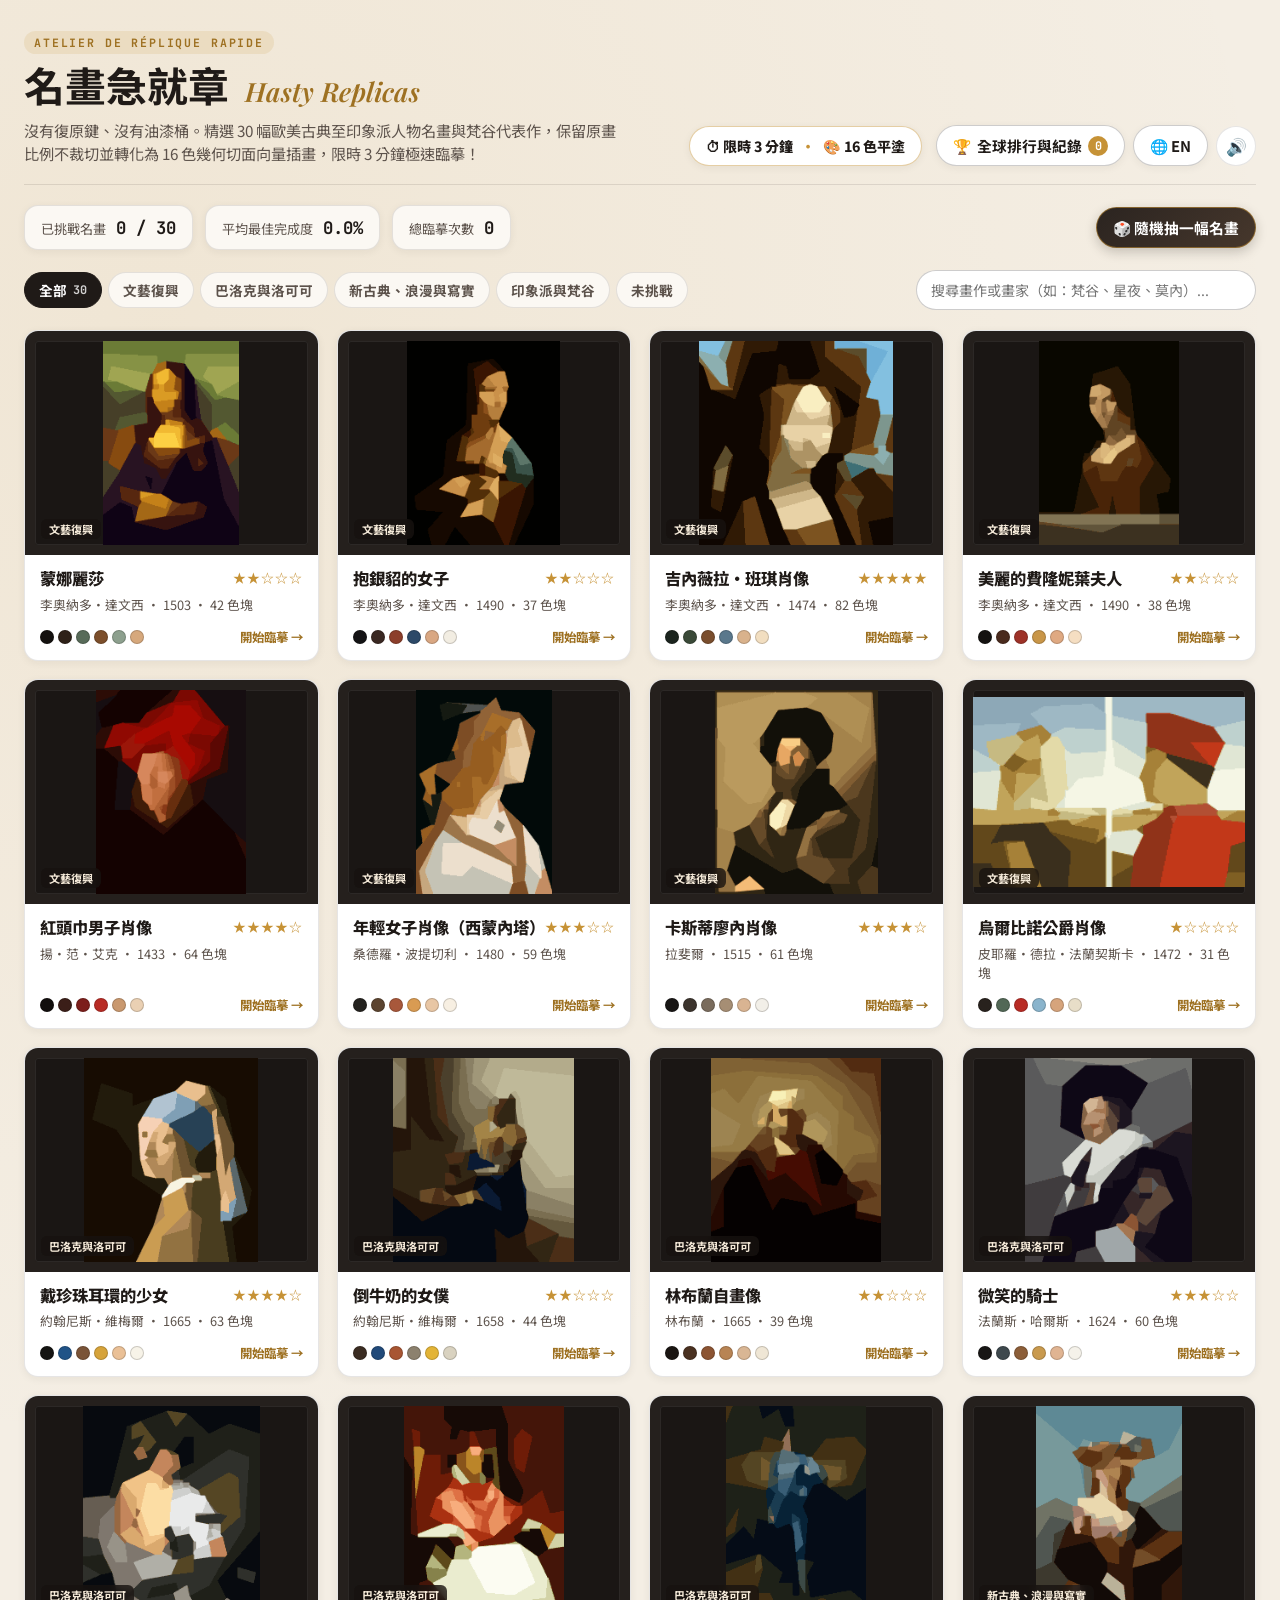
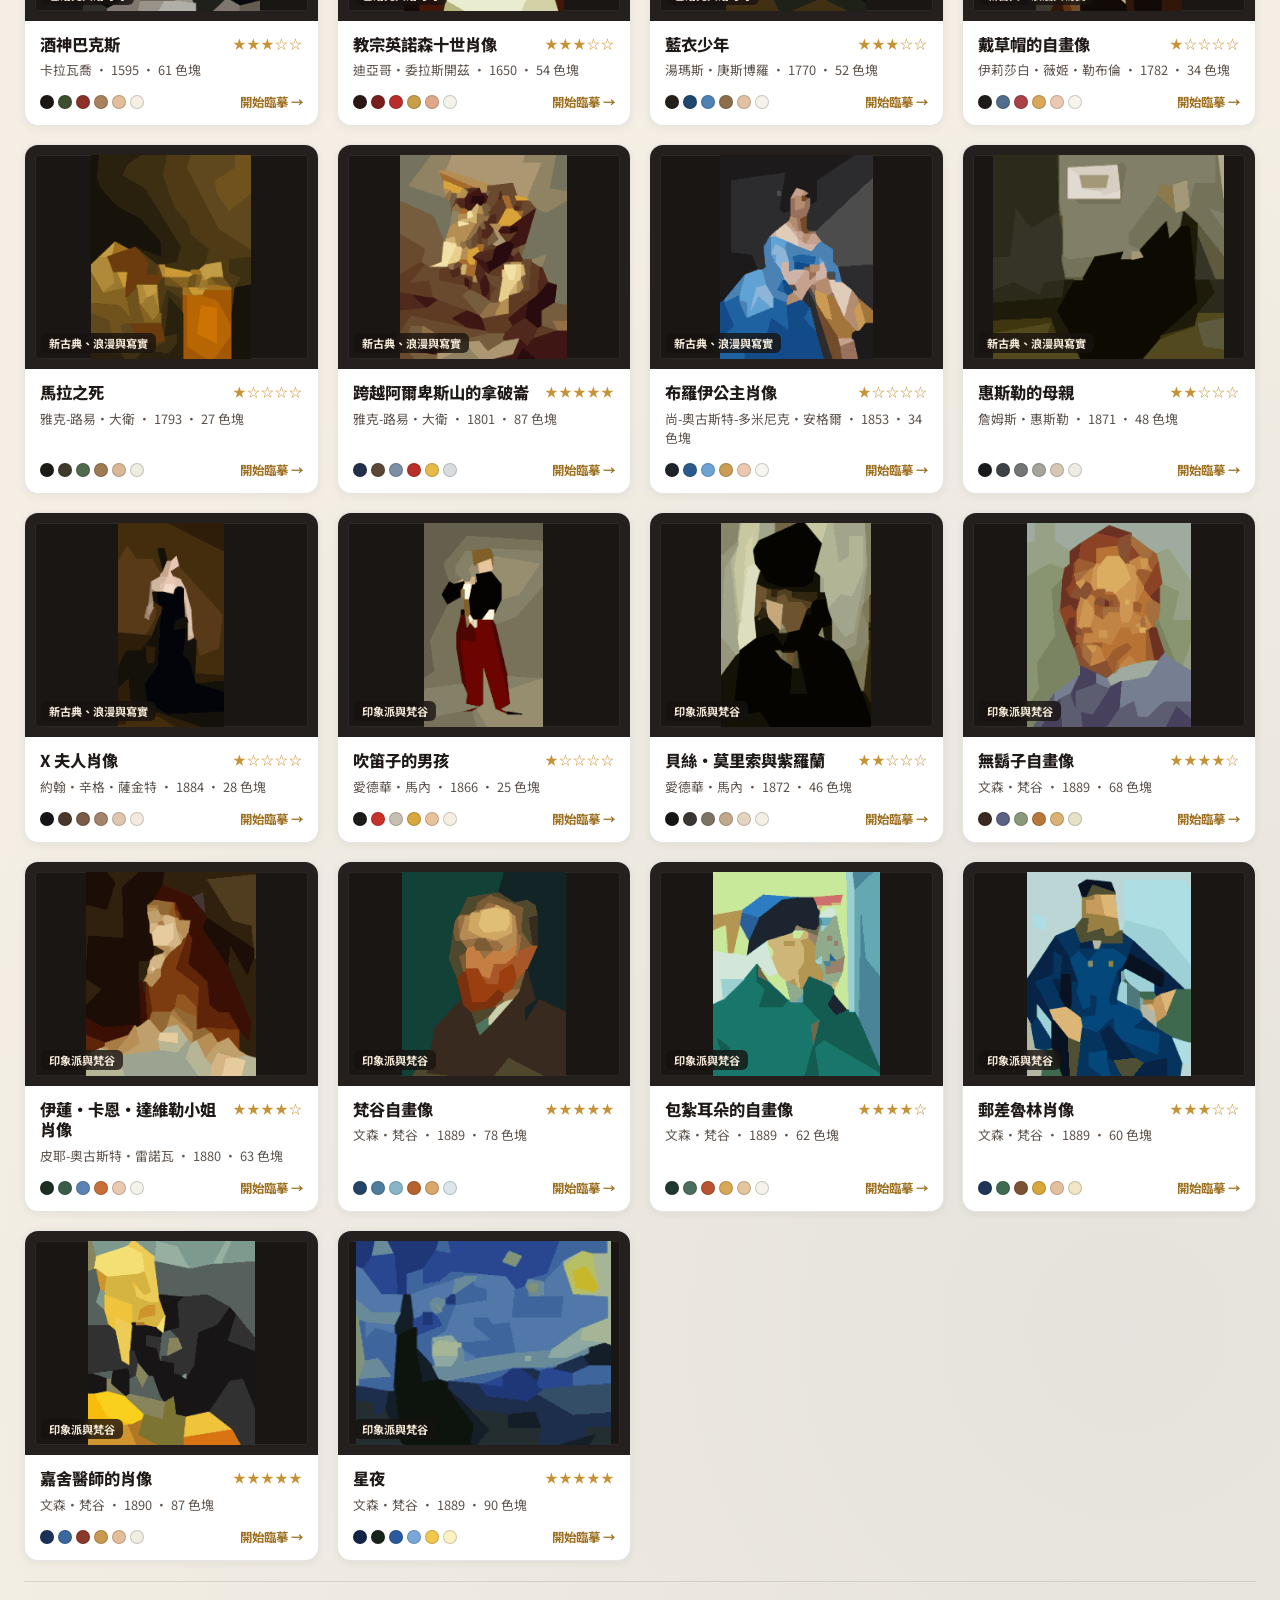
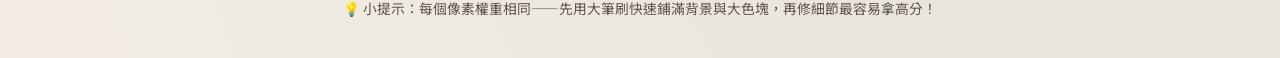
<file: index.html>
<!DOCTYPE html>
<html lang="zh-Hant">
<head>
  <meta charset="UTF-8" />
  <meta name="viewport" content="width=device-width, initial-scale=1.0, maximum-scale=1.0, user-scalable=no, viewport-fit=cover" />
  <meta name="description" content="名畫急就章 · Hasty Replicas — 精選 30 幅歐美古典至印象派人物名畫與梵谷代表作，16 色幾何切面向量插畫，限時 3 分鐘極速臨摹挑戰！" />
  <meta name="theme-color" content="#1F1A17" />
  <meta property="og:type" content="website" />
  <meta property="og:title" content="名畫急就章 · Hasty Replicas" />
  <meta property="og:description" content="沒有復原鍵、沒有油漆桶。精選 30 幅歐美古典至印象派人物名畫與梵谷代表作，16 色幾何切面向量插畫，限時 3 分鐘極速臨摹！" />
  <meta property="og:image" content="https://knstbp.github.io/Hasty-Replicas/assets/icon-512.png" />
  <meta property="og:url" content="https://knstbp.github.io/Hasty-Replicas/" />
  <meta name="twitter:card" content="summary" />
  <title>名畫急就章 · Hasty Replicas</title>
  <link rel="preconnect" href="https://fonts.googleapis.com">
  <link rel="preconnect" href="https://fonts.gstatic.com" crossorigin>
  <link href="https://fonts.googleapis.com/css2?family=JetBrains+Mono:wght@500;700&family=Noto+Sans+TC:wght@400;500;700;900&family=Playfair+Display:ital,wght@0,600;0,800;1,600&display=swap" rel="stylesheet">
  <link rel="icon" type="image/x-icon" href="assets/app.ico" />
  <link rel="apple-touch-icon" href="assets/icon-192.png" />
  <link rel="manifest" href="manifest.json" />
  <link rel="stylesheet" href="styles.css" />
</head>
<body>
  <div id="app" class="app-shell">
    <!-- ==================== GALLERY / HOME SCREEN ==================== -->
    <section id="screen-gallery" class="screen active" aria-label="名畫畫廊">
      <header class="gallery-header">
        <div class="brand-block">
          <div class="brand-badge">ATELIER DE RÉPLIQUE RAPIDE</div>
          <h1 class="brand-title">名畫急就章 <span class="brand-sub">Hasty Replicas</span></h1>
          <p class="brand-desc">
            沒有復原鍵、沒有油漆桶。精選 30 幅歐美古典至印象派人物名畫與梵谷代表作，保留原畫比例不裁切並轉化為 16 色幾何切面向量插畫，限時 3 分鐘極速臨摹！
          </p>
        </div>

        <div class="header-controls">
          <div class="fixed-mode-badge" aria-label="遊戲規則">
            <span>⏱ 限時 3 分鐘</span>
            <span class="dot-sep">·</span>
            <span>🎨 16 色平塗</span>
          </div>

          <div class="header-actions">
            <button id="btn-open-records" class="btn btn-secondary">
              <span class="btn-icon">🏆</span>
              <span id="lbl-open-records">全球排行與紀錄</span>
              <span id="records-count-badge" class="count-badge">0</span>
            </button>
            <button id="btn-toggle-lang-home" class="btn btn-secondary btn-lang" title="切換語言 / Switch Language">
              🌐 EN
            </button>
            <button id="btn-toggle-sound-home" class="btn btn-icon-only" title="切換音效" aria-label="切換音效">
              🔊
            </button>
          </div>
        </div>
      </header>

      <div class="stats-ribbon" id="gallery-stats-ribbon">
        <div class="stat-chip">
          <span class="stat-label">已挑戰名畫</span>
          <strong class="stat-value" id="stat-masterpieces">0 / 30</strong>
        </div>
        <div class="stat-chip">
          <span class="stat-label">平均最佳完成度</span>
          <strong class="stat-value" id="stat-avg-best">0.0%</strong>
        </div>
        <div class="stat-chip">
          <span class="stat-label">總臨摹次數</span>
          <strong class="stat-value" id="stat-total-plays">0</strong>
        </div>
        <button id="btn-random-painting" class="btn btn-primary btn-random">
          🎲 隨機抽一幅名畫
        </button>
      </div>

      <div class="gallery-toolbar">
        <div class="category-tabs" id="category-tabs" role="tablist" aria-label="名畫分類">
          <button class="cat-tab active" data-cat="all">全部 <span class="cat-count" id="cat-count-all">30</span></button>
          <button class="cat-tab" data-cat="renaissance">文藝復興</button>
          <button class="cat-tab" data-cat="baroque">巴洛克與洛可可</button>
          <button class="cat-tab" data-cat="romanticism">新古典、浪漫與寫實</button>
          <button class="cat-tab" data-cat="impressionism">印象派與梵谷</button>
          <button class="cat-tab" data-cat="unplayed">未挑戰</button>
        </div>

        <div class="gallery-search-wrap">
          <input type="search" id="gallery-search" class="gallery-search-input" placeholder="搜尋畫作或畫家（如：梵谷、星夜、莫內）..." aria-label="搜尋名畫" />
        </div>
      </div>

      <main class="gallery-grid" id="gallery-grid" aria-label="名畫列表">
        <!-- Dynamically populated by js/game.js -->
      </main>

      <footer class="gallery-footer">
        <span>💡 小提示：每個像素權重相同——先用大筆刷快速鋪滿背景與大色塊，再修細節最容易拿高分！</span>
      </footer>
    </section>

    <!-- ==================== PLAY / STUDIO SCREEN ==================== -->
    <section id="screen-play" class="screen" aria-label="臨摹畫室">
      <!-- Top HUD -->
      <header class="play-hud">
        <div class="hud-left">
          <button id="btn-back-gallery" class="btn btn-ghost btn-sm" title="返回畫廊">
            ← 畫廊
          </button>
          <div class="hud-title-wrap">
            <div class="hud-title-row">
              <h2 id="play-painting-title" class="hud-title">星夜</h2>
              <span id="play-color-badge" class="diff-badge diff-medium">16 色</span>
            </div>
            <span id="play-painting-artist" class="hud-subtitle">文森·梵谷</span>
          </div>
        </div>

        <div class="hud-center">
          <div class="timer-box" id="timer-box">
            <span class="timer-icon">⏱</span>
            <span id="timer-display" class="timer-value">03:00</span>
          </div>

          <div class="accuracy-box" title="即時像素吻合度">
            <div class="accuracy-header">
              <span class="accuracy-label">完成度</span>
              <span id="live-accuracy-value" class="accuracy-value">0.0%</span>
              <span id="live-rank-badge" class="rank-pill rank-F">F</span>
            </div>
            <div class="accuracy-bar-track">
              <div id="live-accuracy-fill" class="accuracy-bar-fill" style="width: 0%"></div>
            </div>
          </div>
        </div>

        <div class="hud-right">
          <button id="btn-grid-toggle" class="btn btn-ghost btn-sm" title="切換九宮格輔助線 (G)">
            ⊞ <span class="hide-mobile" id="lbl-grid-btn">格線</span>
          </button>
          <button id="btn-peek" class="btn btn-accent-outline btn-sm" title="透視疊加原畫 2.5 秒 (Space)">
            👁 <span class="hide-mobile" id="lbl-peek-btn">透視</span> <span id="peek-count" class="mini-badge">3</span>
          </button>
          <button id="btn-toggle-lang-play" class="btn btn-ghost btn-sm" title="切換語言 / Switch Language">
            🌐 EN
          </button>
          <button id="btn-toggle-sound-play" class="btn btn-icon-only btn-sm" title="切換音效">
            🔊
          </button>
          <button id="btn-submit-early" class="btn btn-primary btn-sm">
            交畫 ✓
          </button>
        </div>
      </header>

      <!-- Main Studio Workspace -->
      <main class="studio-workspace" id="studio-workspace">
        <!-- Reference Panel -->
        <div class="canvas-panel reference-panel" id="reference-panel">
          <div class="panel-label-bar">
            <span class="panel-tag">原畫參考 <small class="no-undo-hint">（💧 點擊畫面可吸取顏色）</small></span>
            <div class="panel-label-actions">
              <button id="btn-view-original" class="btn-tiny btn-view-orig" title="查看博物館高清原圖">
                🖼 查看原畫
              </button>
              <button id="btn-toggle-ref-size" class="btn-tiny show-mobile-only" title="縮放參考圖">
                展開 / 縮小
              </button>
            </div>
          </div>
          <div class="easel-frame reference-frame" id="reference-frame" title="點擊原畫任意位置吸取該處顏色">
            <canvas id="ref-canvas" width="480" height="360"></canvas>
            <div class="grid-overlay" id="ref-grid-overlay"></div>
            <div id="ref-brush-cursor" class="brush-cursor ref-brush-cursor" aria-hidden="true"></div>
            <div id="eyedrop-pip" class="eyedrop-pip" aria-hidden="true"></div>
          </div>
          <aside class="ref-plaque" id="ref-plaque" aria-label="名畫簡介">
            <div class="ref-plaque-head">
              <strong id="ref-plaque-title" class="ref-plaque-title">星夜</strong>
              <span id="ref-plaque-meta" class="ref-plaque-meta">文森·梵谷 · 1889</span>
            </div>
            <p id="ref-plaque-desc" class="ref-plaque-desc"></p>
          </aside>
        </div>

        <!-- Player Canvas Panel -->
        <div class="canvas-panel player-panel">
          <div class="panel-label-bar">
            <span class="panel-tag player-tag">你的畫布 <small class="no-undo-hint">（無復原鍵 · 直接覆蓋重畫）</small></span>
            <span id="stroke-delta" class="stroke-delta" aria-live="polite"></span>
          </div>
          <div class="easel-frame player-frame" id="player-frame">
            <canvas id="draw-canvas" width="480" height="360"></canvas>
            <canvas id="peek-canvas" width="480" height="360" class="peek-overlay"></canvas>
            <div class="grid-overlay" id="draw-grid-overlay"></div>
            <div id="brush-cursor" class="brush-cursor"></div>

            <!-- Ready Overlay before first stroke or countdown -->
            <div id="ready-overlay" class="ready-overlay">
              <div class="ready-card">
                <div class="ready-eyebrow">準備臨摹</div>
                <h3 id="ready-title">星夜</h3>
                <p id="ready-meta">文森·梵谷 · 16 色向量插畫 · 限時 3 分鐘</p>
                <div class="ready-rules">
                  <span>🚫 無復原鍵</span>
                  <span>🚫 無油漆桶</span>
                  <span>💧 點擊原畫吸色</span>
                  <span>👁 3 次透視機會</span>
                </div>
                <button id="btn-start-round" class="btn btn-primary btn-lg">
                  拿起畫筆開始！
                </button>
              </div>
            </div>
          </div>
        </div>
      </main>

      <!-- Bottom Tool Dock -->
      <footer class="tool-dock" aria-label="調色盤與筆刷工具">
        <div class="dock-section palette-section">
          <span class="dock-label hide-mobile" id="dock-palette-label">調色盤 <small>(1-0)</small></span>
          <div id="palette-container" class="palette-swatches">
            <!-- Dynamically populated -->
          </div>
        </div>

        <div class="dock-divider"></div>

        <div class="dock-section brush-section">
          <span class="dock-label hide-mobile">筆刷大小 <small>(Q/W/E/R)</small></span>
          <div id="brush-sizes" class="brush-size-group">
            <button class="brush-btn" data-size="8" title="極細筆刷 (Q)">
              <span class="brush-dot" style="width: 7px; height: 7px;"></span>
              <span class="brush-label">細</span>
            </button>
            <button class="brush-btn" data-size="18" title="小筆刷 (W)">
              <span class="brush-dot" style="width: 12px; height: 12px;"></span>
              <span class="brush-label">小</span>
            </button>
            <button class="brush-btn active" data-size="36" title="中筆刷 (E)">
              <span class="brush-dot" style="width: 18px; height: 18px;"></span>
              <span class="brush-label">中</span>
            </button>
            <button class="brush-btn" data-size="68" title="大筆刷 (R)">
              <span class="brush-dot" style="width: 24px; height: 24px;"></span>
              <span class="brush-label">大</span>
            </button>
          </div>
        </div>
      </footer>
    </section>

    <!-- ==================== RESULT / COMPARISON SCREEN ==================== -->
    <section id="screen-result" class="screen" aria-label="完成度對比與評分">
      <div class="result-container">
        <header class="result-header">
          <div class="result-title-group">
            <span class="result-eyebrow">畫作鑑定報告</span>
            <h2 id="result-painting-title">星夜</h2>
            <p id="result-critic-quote" class="critic-quote">「令人驚嘆的筆觸，拍賣行差點信以為真！」</p>
          </div>

          <div class="result-score-card">
            <div id="result-rank-stamp" class="rank-stamp rank-S">S</div>
            <div class="result-score-numbers">
              <div class="score-main">
                <span id="result-accuracy">86.4</span><span class="score-percent">%</span>
              </div>
              <div class="score-meta">
                <span id="result-new-best" class="new-best-tag hidden">★ 新紀錄！</span>
                <span id="result-time-used">用時 01:12 / 01:30</span>
              </div>
            </div>
          </div>
        </header>

        <!-- Comparison Mode Tabs -->
        <div class="compare-toolbar">
          <div class="pill-group" id="compare-mode-group">
            <button class="pill-btn active" data-mode="side">並列對比</button>
            <button class="pill-btn" data-mode="slider">拉桿對比</button>
            <button class="pill-btn" data-mode="diff">誤差熱圖</button>
            <button class="pill-btn" data-mode="overlay">原畫疊加</button>
          </div>

          <div id="diff-options" class="diff-options hidden">
            <label class="checkbox-pill">
              <input type="checkbox" id="chk-hide-missed" />
              <span>隱藏失誤像素</span>
            </label>
          </div>
        </div>

        <!-- Comparison Stage -->
        <div class="compare-stage" id="compare-stage">
          <!-- Mode 1: Side by Side -->
          <div class="compare-view active" id="view-side">
            <div class="compare-card">
              <div class="compare-card-label">原作真跡</div>
              <div class="easel-frame">
                <canvas id="res-orig-canvas" width="480" height="360"></canvas>
              </div>
            </div>
            <div class="compare-card">
              <div class="compare-card-label">你的臨摹作品</div>
              <div class="easel-frame">
                <canvas id="res-user-canvas" width="480" height="360"></canvas>
              </div>
            </div>
          </div>

          <!-- Mode 2: Interactive Slider -->
          <div class="compare-view" id="view-slider">
            <div class="slider-wrapper easel-frame" id="compare-slider-wrapper">
              <canvas id="res-slider-user" width="480" height="360"></canvas>
              <div class="slider-clip" id="slider-clip" style="width: 50%;">
                <canvas id="res-slider-orig" width="480" height="360"></canvas>
              </div>
              <div class="slider-handle" id="slider-handle" style="left: 50%;">
                <div class="slider-knob">⇄</div>
              </div>
              <span class="slider-tag tag-left">原作</span>
              <span class="slider-tag tag-right">你的作品</span>
              <input type="range" id="compare-slider-input" class="slider-range-input" min="0" max="100" value="50" aria-label="對比滑桿" />
            </div>
          </div>

          <!-- Mode 3: Diff Heatmap -->
          <div class="compare-view" id="view-diff">
            <div class="single-compare-wrap">
              <div class="easel-frame">
                <canvas id="res-diff-canvas" width="480" height="360"></canvas>
              </div>
              <div class="diff-legend">
                <span><i class="legend-dot dot-ok"></i> 色彩吻合</span>
                <span><i class="legend-dot dot-miss"></i> 失誤 / 漏畫區域</span>
              </div>
            </div>
          </div>

          <!-- Mode 4: Overlay -->
          <div class="compare-view" id="view-overlay">
            <div class="single-compare-wrap">
              <div class="easel-frame overlay-stack">
                <canvas id="res-ov-user" width="480" height="360"></canvas>
                <canvas id="res-ov-orig" width="480" height="360" class="overlay-top-canvas" style="opacity: 0.45;"></canvas>
              </div>
              <div class="overlay-opacity-control">
                <span>你的作品</span>
                <input type="range" id="overlay-opacity-slider" min="0" max="100" value="45" />
                <span>原作真跡</span>
              </div>
            </div>
          </div>
        </div>

        <!-- Per-Color Accuracy Breakdown -->
        <div class="breakdown-panel">
          <h3 class="breakdown-title">各色塊完成度分析</h3>
          <div id="color-breakdown-list" class="color-breakdown-grid">
            <!-- Dynamically populated -->
          </div>
        </div>

        <!-- Global Leaderboard Submission Box -->
        <div class="leaderboard-submit-card" id="result-leaderboard-card">
          <div class="lb-submit-header">
            <div>
              <h3 class="lb-submit-title">🌍 登錄全球排行榜</h3>
              <p class="lb-submit-desc">輸入畫家署名即可將本次臨摹成績登錄至全球排行榜</p>
            </div>
            <button id="btn-result-open-leaderboard" class="btn btn-secondary btn-sm">
              🏆 查看完整排行榜
            </button>
          </div>
          <div class="lb-submit-form">
            <input
              type="text"
              id="player-name-input"
              class="lb-name-input"
              maxlength="24"
              placeholder="輸入畫家署名（例如：阿爾勒畫徒）..."
              aria-label="畫家署名"
            />
            <button id="btn-submit-leaderboard" class="btn btn-primary">
              🏆 登錄成績
            </button>
          </div>
          <div id="leaderboard-submit-status" class="lb-submit-status" aria-live="polite"></div>
        </div>

        <!-- Result Actions -->
        <footer class="result-actions">
          <button id="btn-retry-painting" class="btn btn-primary btn-lg">
            ↻ 再挑戰一次
          </button>
          <button id="btn-next-painting" class="btn btn-secondary btn-lg">
            下一幅名畫 →
          </button>
          <button id="btn-result-view-original" class="btn btn-secondary">
            🖼 查看原畫
          </button>
          <button id="btn-download-postcard" class="btn btn-accent-outline">
            ⬇ 下載對比明信片
          </button>
          <button id="btn-result-gallery" class="btn btn-ghost">
            回到畫廊
          </button>
        </footer>
      </div>
    </section>

    <!-- ==================== RECORDS & GLOBAL LEADERBOARD MODAL ==================== -->
    <div id="modal-records" class="modal-backdrop hidden" role="dialog" aria-modal="true" aria-labelledby="records-modal-title">
      <div class="modal-card modal-leaderboard-card">
        <header class="modal-header">
          <h2 id="records-modal-title">🏆 全球排行榜與個人紀錄</h2>
          <button id="btn-close-records" class="btn btn-icon-only btn-sm" aria-label="關閉">✕</button>
        </header>

        <div class="modal-tabs">
          <button class="modal-tab active" data-tab="global">🌍 全球排行榜</button>
          <button class="modal-tab" data-tab="best">各名畫個人最佳</button>
          <button class="modal-tab" data-tab="history">本機挑戰歷史</button>
        </div>

        <div class="modal-body">
          <!-- Tab 1: Global Leaderboard -->
          <div id="records-tab-global" class="records-list active">
            <div class="global-lb-toolbar">
              <div class="global-lb-filter-wrap">
                <label for="global-lb-filter" class="global-lb-label">篩選名畫：</label>
                <select id="global-lb-filter" class="global-lb-select">
                  <option value="all">🔥 全站總榜 Top 50</option>
                </select>
              </div>
              <div class="global-lb-actions">
                <button id="btn-refresh-global-lb" class="btn btn-ghost btn-sm" title="重新讀取最新排行榜">
                  🔄 重新整理
                </button>
              </div>
            </div>

            <div id="global-lb-status" class="global-lb-status">正在載入全球排行榜…</div>
            <div id="global-lb-list" class="global-lb-list"></div>
          </div>

          <!-- Tab 2: Personal Best -->
          <div id="records-tab-best" class="records-list"></div>

          <!-- Tab 3: Personal History -->
          <div id="records-tab-history" class="records-list"></div>
        </div>

        <footer class="modal-footer">
          <button id="btn-clear-records" class="btn btn-danger-ghost btn-sm">清除本機紀錄</button>
          <button id="btn-close-records-bottom" class="btn btn-secondary btn-sm">關閉</button>
        </footer>
      </div>
    </div>

    <!-- ==================== VIEW ORIGINAL MASTERPIECE MODAL ==================== -->
    <div id="modal-original" class="modal-backdrop hidden" role="dialog" aria-modal="true" aria-labelledby="orig-modal-title">
      <div class="modal-card modal-original-card">
        <header class="modal-header">
          <div>
            <h2 id="orig-modal-title">名畫原圖</h2>
            <div id="orig-modal-subtitle" class="orig-modal-subtitle">畫家 · 年份</div>
          </div>
          <button id="btn-close-original" class="btn btn-icon-only btn-sm" aria-label="關閉">✕</button>
        </header>

        <div class="modal-body orig-modal-body">
          <div class="orig-image-frame">
            <img id="orig-modal-img" class="orig-modal-img" alt="名畫原圖" />
          </div>
          <p id="orig-modal-desc" class="orig-modal-desc"></p>
        </div>

        <footer class="modal-footer">
          <span class="orig-modal-note">公有領域名畫典藏原圖（非分色版本）</span>
          <button id="btn-close-original-bottom" class="btn btn-primary btn-sm">回到畫室</button>
        </footer>
      </div>
    </div>
  </div>

  <script src="js/audio.js"></script>
  <script src="js/paintings-assets.js"></script>
  <script src="js/paintings-core.js"></script>
  <script src="js/paintings-part1.js"></script>
  <script src="js/paintings-part2.js"></script>
  <script src="js/paintings-intros.js"></script>
  <script src="js/leaderboard.js"></script>
  <script src="js/game.js"></script>
</body>
</html>
</file>
<file: styles.css>
/* ==========================================================================
   Sloppy Forgeries Web — Museum Forger's Studio Theme
   Responsive for Desktop, Tablet, and Mobile
   ========================================================================== */

:root {
  --bg-gallery: #f4eee4;
  --bg-surface: #fbf8f3;
  --bg-elevated: #ffffff;
  --bg-frame: #25201d;
  --bg-frame-inner: #3a322c;

  --ink-primary: #1f1a17;
  --ink-secondary: #5c524b;
  --ink-muted: #8a7f76;

  --accent-gold: #c69236;
  --accent-gold-dark: #9e7122;
  --accent-crimson: #c23b3b;
  --accent-emerald: #2a8556;
  --accent-navy: #244b7a;

  --border-soft: rgba(31, 26, 23, 0.11);
  --border-strong: rgba(31, 26, 23, 0.22);

  --shadow-sm: 0 2px 8px rgba(31, 26, 23, 0.06);
  --shadow-md: 0 8px 24px rgba(31, 26, 23, 0.1);
  --shadow-frame: 0 10px 28px rgba(24, 18, 14, 0.22), inset 0 0 0 2px rgba(198, 146, 54, 0.45);

  --radius-sm: 8px;
  --radius-md: 14px;
  --radius-lg: 20px;

  --font-display: 'Playfair Display', 'Noto Sans TC', Georgia, serif;
  --font-sans: 'Noto Sans TC', -apple-system, BlinkMacSystemFont, 'Segoe UI', sans-serif;
  --font-mono: 'JetBrains Mono', ui-monospace, SFMono-Regular, monospace;
}

*, *::before, *::after {
  box-sizing: border-box;
}

html, body {
  margin: 0;
  padding: 0;
  min-height: 100%;
  background: var(--bg-gallery);
  color: var(--ink-primary);
  font-family: var(--font-sans);
  -webkit-font-smoothing: antialiased;
  overscroll-behavior: none;
}

body {
  background-image:
    radial-gradient(circle at 12% 10%, rgba(198, 146, 54, 0.09), transparent 36%),
    radial-gradient(circle at 88% 90%, rgba(36, 75, 122, 0.07), transparent 40%);
}

button, input {
  font-family: inherit;
}

.hidden {
  display: none !important;
}

/* ==================== SCREEN MANAGEMENT ==================== */
.app-shell {
  min-height: 100dvh;
  width: 100%;
}

.screen {
  display: none;
  min-height: 100dvh;
}

.screen.active {
  display: flex;
  flex-direction: column;
}

/* ==================== BUTTONS & PILLS ==================== */
.btn {
  display: inline-flex;
  align-items: center;
  justify-content: center;
  gap: 6px;
  padding: 9px 16px;
  border-radius: 999px;
  border: 1.5px solid transparent;
  font-size: 0.92rem;
  font-weight: 700;
  cursor: pointer;
  transition: transform 0.12s ease, background-color 0.15s ease, box-shadow 0.15s ease, border-color 0.15s ease;
  user-select: none;
  -webkit-tap-highlight-color: transparent;
  white-space: nowrap;
}

.btn:active {
  transform: scale(0.96);
}

.btn-primary {
  background: var(--ink-primary);
  color: #fff;
  box-shadow: 0 4px 12px rgba(31, 26, 23, 0.22);
}

.btn-primary:hover {
  background: #352d28;
}

.btn-secondary {
  background: var(--bg-elevated);
  color: var(--ink-primary);
  border-color: var(--border-strong);
  box-shadow: var(--shadow-sm);
}

.btn-secondary:hover {
  border-color: var(--ink-primary);
  background: #fffdf9;
}

.btn-accent-outline {
  background: rgba(198, 146, 54, 0.12);
  color: var(--accent-gold-dark);
  border-color: rgba(198, 146, 54, 0.5);
}

.btn-accent-outline:hover:not(:disabled) {
  background: rgba(198, 146, 54, 0.22);
}

.btn-accent-outline:disabled {
  opacity: 0.45;
  cursor: not-allowed;
}

.btn-ghost {
  background: transparent;
  color: var(--ink-secondary);
  border-color: var(--border-soft);
}

.btn-ghost:hover {
  background: rgba(31, 26, 23, 0.06);
  color: var(--ink-primary);
}

.btn-ghost.active-toggle {
  background: var(--ink-primary);
  color: #fff;
  border-color: var(--ink-primary);
}

.btn-danger-ghost {
  background: transparent;
  color: var(--accent-crimson);
  border-color: rgba(194, 59, 59, 0.35);
}

.btn-danger-ghost:hover {
  background: rgba(194, 59, 59, 0.1);
}

.btn-icon-only {
  width: 40px;
  height: 40px;
  padding: 0;
  border-radius: 50%;
  background: var(--bg-elevated);
  border: 1.5px solid var(--border-soft);
  font-size: 1.05rem;
}

.btn-icon-only:hover {
  border-color: var(--border-strong);
}

.btn-sm {
  padding: 6px 12px;
  font-size: 0.84rem;
}

.btn-sm.btn-icon-only {
  width: 34px;
  height: 34px;
  padding: 0;
}

.btn-lg {
  padding: 12px 24px;
  font-size: 1rem;
}

.btn-tiny {
  padding: 3px 9px;
  font-size: 0.75rem;
  font-weight: 700;
  border-radius: 999px;
  border: 1px solid var(--border-strong);
  background: var(--bg-elevated);
  color: var(--ink-primary);
  cursor: pointer;
}

.count-badge, .mini-badge {
  display: inline-flex;
  align-items: center;
  justify-content: center;
  min-width: 20px;
  height: 20px;
  padding: 0 6px;
  border-radius: 999px;
  font-size: 0.74rem;
  font-family: var(--font-mono);
  font-weight: 700;
  background: var(--accent-gold);
  color: #fff;
}

.pill-group {
  display: inline-flex;
  background: rgba(31, 26, 23, 0.06);
  padding: 4px;
  border-radius: 999px;
  gap: 3px;
  flex-wrap: wrap;
}

.pill-btn {
  display: inline-flex;
  align-items: center;
  gap: 4px;
  padding: 6px 13px;
  border: none;
  border-radius: 999px;
  background: transparent;
  color: var(--ink-secondary);
  font-size: 0.85rem;
  font-weight: 700;
  cursor: pointer;
  transition: all 0.15s ease;
}

.pill-btn small {
  font-weight: 500;
  opacity: 0.75;
  font-size: 0.74rem;
}

.pill-btn.active {
  background: var(--bg-elevated);
  color: var(--ink-primary);
  box-shadow: 0 2px 6px rgba(31, 26, 23, 0.12);
}

/* ==================== RANK BADGES ==================== */
.rank-pill, .rank-stamp {
  display: inline-flex;
  align-items: center;
  justify-content: center;
  font-family: var(--font-display);
  font-weight: 800;
  border-radius: 8px;
}

.rank-pill {
  min-width: 26px;
  height: 22px;
  padding: 0 6px;
  font-size: 0.8rem;
}

.rank-Splus, .rank-S { background: #c69236; color: #fff; }
.rank-A { background: #2a8556; color: #fff; }
.rank-B { background: #2b6cb0; color: #fff; }
.rank-C { background: #9c6b30; color: #fff; }
.rank-D { background: #b85d3b; color: #fff; }
.rank-F { background: #7a7069; color: #fff; }

/* ==================== GALLERY SCREEN ==================== */
#screen-gallery {
  max-width: 1320px;
  width: 100%;
  margin: 0 auto;
  padding: 28px 24px 40px;
  gap: 20px;
}

.gallery-header {
  display: flex;
  flex-wrap: wrap;
  justify-content: space-between;
  align-items: flex-end;
  gap: 20px;
  padding-bottom: 18px;
  border-bottom: 1.5px solid var(--border-soft);
}

.brand-block {
  max-width: 600px;
}

.brand-badge {
  display: inline-block;
  font-family: var(--font-mono);
  font-size: 0.72rem;
  letter-spacing: 0.16em;
  color: var(--accent-gold-dark);
  background: rgba(198, 146, 54, 0.14);
  padding: 4px 10px;
  border-radius: 999px;
  font-weight: 700;
  margin-bottom: 8px;
}

.brand-title {
  margin: 0;
  font-family: var(--font-display);
  font-size: clamp(1.75rem, 3.2vw, 2.55rem);
  line-height: 1.15;
  color: var(--ink-primary);
}

.brand-sub {
  font-style: italic;
  font-weight: 600;
  color: var(--accent-gold-dark);
  font-size: 0.65em;
  margin-left: 6px;
}

.brand-desc {
  margin: 10px 0 0;
  color: var(--ink-secondary);
  font-size: 0.95rem;
  line-height: 1.55;
}

.header-controls {
  display: flex;
  flex-wrap: wrap;
  align-items: center;
  gap: 14px;
}

.fixed-mode-badge {
  display: inline-flex;
  align-items: center;
  gap: 8px;
  padding: 9px 16px;
  border-radius: 999px;
  background: var(--bg-elevated);
  border: 1.5px solid rgba(198, 146, 54, 0.45);
  color: var(--ink-primary);
  font-size: 0.88rem;
  font-weight: 800;
  box-shadow: var(--shadow-sm);
}

.fixed-mode-badge .dot-sep {
  color: var(--accent-gold);
}

.time-selector {
  display: flex;
  flex-direction: column;
  gap: 6px;
}

.control-label {
  font-size: 0.75rem;
  font-weight: 700;
  color: var(--ink-muted);
  text-transform: uppercase;
  letter-spacing: 0.08em;
}

.header-actions {
  display: flex;
  align-items: center;
  gap: 8px;
  align-self: flex-end;
}

/* Stats Ribbon */
.stats-ribbon {
  display: flex;
  flex-wrap: wrap;
  align-items: center;
  gap: 12px;
}

.stat-chip {
  background: var(--bg-surface);
  border: 1px solid var(--border-soft);
  border-radius: var(--radius-md);
  padding: 10px 16px;
  display: flex;
  align-items: baseline;
  gap: 10px;
  box-shadow: var(--shadow-sm);
}

.stat-label {
  font-size: 0.82rem;
  color: var(--ink-secondary);
}

.stat-value {
  font-family: var(--font-mono);
  font-size: 1.08rem;
  color: var(--ink-primary);
}

.btn-random {
  margin-left: auto;
  background: linear-gradient(135deg, #2b2420, #46372c);
  border-color: rgba(198, 146, 54, 0.55);
}

/* Gallery Toolbar (Categories + Search) */
.gallery-toolbar {
  display: flex;
  flex-wrap: wrap;
  align-items: center;
  justify-content: space-between;
  gap: 12px;
}

.category-tabs {
  display: flex;
  flex-wrap: wrap;
  gap: 6px;
}

.cat-tab {
  display: inline-flex;
  align-items: center;
  gap: 6px;
  padding: 7px 14px;
  border-radius: 999px;
  border: 1.5px solid var(--border-soft);
  background: var(--bg-surface);
  color: var(--ink-secondary);
  font-size: 0.85rem;
  font-weight: 700;
  cursor: pointer;
  transition: all 0.14s ease;
}

.cat-tab:hover {
  border-color: var(--border-strong);
  color: var(--ink-primary);
}

.cat-tab.active {
  background: var(--ink-primary);
  color: #fff;
  border-color: var(--ink-primary);
}

.cat-count {
  font-family: var(--font-mono);
  font-size: 0.74rem;
  opacity: 0.8;
}

.gallery-search-wrap {
  flex: 1 1 240px;
  max-width: 340px;
}

.gallery-search-input {
  width: 100%;
  padding: 9px 14px;
  border-radius: 999px;
  border: 1.5px solid var(--border-strong);
  background: var(--bg-elevated);
  color: var(--ink-primary);
  font-size: 0.88rem;
  outline: none;
  transition: border-color 0.15s ease, box-shadow 0.15s ease;
}

.gallery-search-input:focus {
  border-color: var(--accent-gold);
  box-shadow: 0 0 0 3px rgba(198, 146, 54, 0.18);
}

/* Gallery Grid */
.gallery-grid {
  display: grid;
  grid-template-columns: repeat(auto-fill, minmax(265px, 1fr));
  gap: 18px;
}

.gallery-empty {
  grid-column: 1 / -1;
  text-align: center;
  padding: 48px 16px;
  color: var(--ink-muted);
  font-size: 0.98rem;
}

.painting-card {
  background: var(--bg-elevated);
  border: 1px solid var(--border-soft);
  border-radius: var(--radius-md);
  overflow: hidden;
  display: flex;
  flex-direction: column;
  box-shadow: var(--shadow-sm);
  cursor: pointer;
  transition: transform 0.16s ease, box-shadow 0.16s ease, border-color 0.16s ease;
}

.painting-card:hover {
  transform: translateY(-4px);
  box-shadow: var(--shadow-md);
  border-color: rgba(198, 146, 54, 0.55);
}

.card-preview-wrap {
  position: relative;
  background: var(--bg-frame);
  padding: 10px;
}

.card-preview-canvas {
  display: block;
  width: 100%;
  aspect-ratio: 4 / 3;
  object-fit: contain;
  object-position: center;
  border-radius: 3px;
  background: #1a1614;
  box-shadow: inset 0 0 0 1px rgba(255, 255, 255, 0.08);
}

.card-best-badge {
  position: absolute;
  top: 16px;
  right: 16px;
  display: inline-flex;
  align-items: center;
  gap: 5px;
  padding: 3px 9px;
  border-radius: 999px;
  background: rgba(24, 19, 16, 0.86);
  color: #fff;
  font-family: var(--font-mono);
  font-size: 0.76rem;
  font-weight: 700;
  backdrop-filter: blur(4px);
  border: 1px solid rgba(198, 146, 54, 0.55);
}

.card-category-pill {
  position: absolute;
  bottom: 16px;
  left: 16px;
  padding: 2px 8px;
  border-radius: 6px;
  background: rgba(24, 19, 16, 0.78);
  color: #f3e8d7;
  font-size: 0.7rem;
  font-weight: 700;
  backdrop-filter: blur(4px);
}

.card-body {
  padding: 13px 15px 14px;
  display: flex;
  flex-direction: column;
  gap: 6px;
  flex: 1;
}

.card-title-row {
  display: flex;
  justify-content: space-between;
  align-items: flex-start;
  gap: 8px;
}

.card-title {
  margin: 0;
  font-size: 1.02rem;
  font-weight: 800;
  color: var(--ink-primary);
  line-height: 1.25;
}

.card-stars {
  color: var(--accent-gold);
  font-size: 0.8rem;
  letter-spacing: 1px;
  flex-shrink: 0;
}

.card-subtitle {
  margin: 0;
  font-size: 0.8rem;
  color: var(--ink-secondary);
}

.card-footer-row {
  margin-top: auto;
  padding-top: 8px;
  display: flex;
  justify-content: space-between;
  align-items: center;
  gap: 8px;
}

.card-palette-dots {
  display: flex;
  gap: 4px;
}

.card-palette-dot {
  width: 14px;
  height: 14px;
  border-radius: 50%;
  border: 1px solid rgba(0, 0, 0, 0.18);
}

.card-play-cta {
  font-size: 0.78rem;
  font-weight: 700;
  color: var(--accent-gold-dark);
}

.gallery-footer {
  margin-top: auto;
  padding-top: 16px;
  border-top: 1px solid var(--border-soft);
  text-align: center;
  font-size: 0.86rem;
  color: var(--ink-secondary);
}

/* ==================== PLAY / STUDIO SCREEN ==================== */
#screen-play {
  height: 100dvh;
  overflow: hidden;
  background: var(--bg-gallery);
}

.play-hud {
  display: flex;
  align-items: center;
  justify-content: space-between;
  gap: 12px;
  padding: 10px 18px;
  background: var(--bg-elevated);
  border-bottom: 1.5px solid var(--border-soft);
  box-shadow: var(--shadow-sm);
  flex-shrink: 0;
  z-index: 20;
}

.hud-left, .hud-center, .hud-right {
  display: flex;
  align-items: center;
  gap: 10px;
}

.hud-title-wrap {
  display: flex;
  flex-direction: column;
  min-width: 0;
}

.hud-title-row {
  display: flex;
  align-items: center;
  gap: 6px;
}

.diff-badge {
  display: inline-flex;
  align-items: center;
  padding: 2px 7px;
  border-radius: 999px;
  font-size: 0.68rem;
  font-weight: 800;
  white-space: nowrap;
  flex-shrink: 0;
}

.diff-easy {
  background: rgba(42, 133, 86, 0.14);
  color: #1f6b44;
  border: 1px solid rgba(42, 133, 86, 0.35);
}

.diff-medium {
  background: rgba(198, 146, 54, 0.16);
  color: var(--accent-gold-dark);
  border: 1px solid rgba(198, 146, 54, 0.45);
}

.diff-hard {
  background: rgba(194, 59, 59, 0.14);
  color: var(--accent-crimson);
  border: 1px solid rgba(194, 59, 59, 0.38);
}

.hud-title {
  margin: 0;
  font-size: 1rem;
  font-weight: 800;
  line-height: 1.15;
  white-space: nowrap;
  overflow: hidden;
  text-overflow: ellipsis;
  max-width: 260px;
}

.hud-subtitle {
  font-size: 0.75rem;
  color: var(--ink-muted);
  white-space: nowrap;
  overflow: hidden;
  text-overflow: ellipsis;
  max-width: 260px;
}

.timer-box {
  display: flex;
  align-items: center;
  gap: 6px;
  padding: 6px 14px;
  border-radius: 999px;
  background: #241f1c;
  color: #fff;
  font-family: var(--font-mono);
  font-size: 1.08rem;
  font-weight: 700;
  min-width: 102px;
  justify-content: center;
  transition: background-color 0.2s ease, transform 0.15s ease;
}

.timer-box.warning {
  background: var(--accent-crimson);
  animation: timerPulse 0.8s ease-in-out infinite;
}

@keyframes timerPulse {
  0%, 100% { transform: scale(1); }
  50% { transform: scale(1.05); }
}

.accuracy-box {
  display: flex;
  flex-direction: column;
  gap: 4px;
  min-width: 155px;
}

.accuracy-header {
  display: flex;
  align-items: center;
  gap: 6px;
  font-size: 0.8rem;
}

.accuracy-label {
  color: var(--ink-secondary);
  font-weight: 700;
}

.accuracy-value {
  font-family: var(--font-mono);
  font-weight: 700;
  color: var(--ink-primary);
  margin-left: auto;
}

.accuracy-bar-track {
  height: 7px;
  width: 100%;
  background: rgba(31, 26, 23, 0.1);
  border-radius: 999px;
  overflow: hidden;
}

.accuracy-bar-fill {
  height: 100%;
  background: linear-gradient(90deg, var(--accent-crimson), var(--accent-gold), var(--accent-emerald));
  border-radius: 999px;
  transition: width 0.2s ease;
}

/* Studio Workspace — Both canvases strictly top-aligned */
.studio-workspace {
  flex: 1;
  min-height: 0;
  overflow-y: auto;
  display: grid;
  grid-template-columns: 1fr 1fr;
  gap: 18px;
  padding: 14px 20px;
  max-width: 1380px;
  width: 100%;
  margin: 0 auto;
  align-items: start;
  align-content: center;
}

.canvas-panel {
  display: flex;
  flex-direction: column;
  gap: 6px;
  min-height: 0;
  height: auto;
  justify-content: flex-start;
}

.panel-label-bar {
  display: flex;
  align-items: center;
  justify-content: space-between;
  gap: 8px;
  padding: 0 4px;
  min-height: 28px;
}

.panel-label-actions {
  display: flex;
  align-items: center;
  gap: 6px;
}

.btn-view-orig {
  background: rgba(198, 146, 54, 0.14);
  color: var(--accent-gold-dark);
  border-color: rgba(198, 146, 54, 0.55);
}

.btn-view-orig:hover {
  background: rgba(198, 146, 54, 0.26);
}

.panel-tag {
  font-size: 0.82rem;
  font-weight: 700;
  color: var(--ink-secondary);
}

.no-undo-hint {
  font-weight: 500;
  color: var(--ink-muted);
}

.stroke-delta {
  font-family: var(--font-mono);
  font-size: 0.8rem;
  font-weight: 700;
  min-height: 18px;
  transition: opacity 0.25s ease;
}

.stroke-delta.up { color: var(--accent-emerald); }
.stroke-delta.down { color: var(--accent-crimson); }

.easel-frame {
  position: relative;
  width: 100%;
  max-width: min(100%, var(--max-frame-w, 520px));
  aspect-ratio: var(--painting-aspect, 4 / 3);
  background: var(--bg-frame);
  padding: 10px;
  border-radius: var(--radius-md);
  box-shadow: var(--shadow-frame);
  margin: 0 auto;
}

@media (min-width: 768px) {
  .studio-workspace .easel-frame {
    max-width: min(100%, var(--max-frame-w, 520px));
  }
}

/* Museum Plaque under Reference Painting */
.ref-plaque {
  background: var(--bg-surface);
  border: 1px solid var(--border-soft);
  border-left: 3.5px solid var(--accent-gold);
  border-radius: 10px;
  padding: 9px 13px;
  box-shadow: var(--shadow-sm);
  margin-top: 4px;
  flex-shrink: 0;
}

.ref-plaque-head {
  display: flex;
  align-items: baseline;
  justify-content: space-between;
  gap: 8px;
  flex-wrap: wrap;
  margin-bottom: 3px;
}

.ref-plaque-title {
  font-family: var(--font-display);
  font-size: 0.9rem;
  font-weight: 800;
  color: var(--ink-primary);
}

.ref-plaque-meta {
  font-size: 0.74rem;
  font-weight: 600;
  color: var(--accent-gold-dark);
}

.ref-plaque-desc {
  margin: 0;
  font-size: 0.8rem;
  line-height: 1.48;
  color: var(--ink-secondary);
}

.easel-frame canvas {
  display: block;
  width: 100%;
  height: 100%;
  border-radius: 4px;
  background: #ffffff;
}

#draw-canvas {
  touch-action: none;
  cursor: crosshair;
}

#ref-canvas {
  cursor: crosshair;
}

.eyedrop-pip {
  position: absolute;
  width: 34px;
  height: 34px;
  border-radius: 50%;
  border: 3px solid #ffffff;
  box-shadow: 0 3px 12px rgba(0, 0, 0, 0.45), 0 0 0 1.5px rgba(31, 26, 23, 0.65);
  transform: translate(-50%, -115%) scale(0.5);
  opacity: 0;
  pointer-events: none;
  z-index: 15;
  display: flex;
  align-items: center;
  justify-content: center;
  font-family: var(--font-mono);
  font-size: 0.68rem;
  font-weight: 800;
  color: #ffffff;
  text-shadow: 0 1px 3px rgba(0, 0, 0, 0.85);
  transition: transform 0.16s cubic-bezier(0.2, 0.9, 0.3, 1.2), opacity 0.18s ease;
}

.eyedrop-pip.visible {
  transform: translate(-50%, -115%) scale(1);
  opacity: 1;
}

.peek-overlay {
  position: absolute;
  inset: 10px;
  width: calc(100% - 20px) !important;
  height: calc(100% - 20px) !important;
  pointer-events: none;
  opacity: 0;
  transition: opacity 0.25s ease;
  background: transparent !important;
}

.peek-overlay.visible {
  opacity: 0.5;
}

.grid-overlay {
  position: absolute;
  inset: 10px;
  pointer-events: none;
  opacity: 0;
  transition: opacity 0.2s ease;
  background-image:
    linear-gradient(to right, rgba(255, 255, 255, 0.55) 1px, transparent 1px),
    linear-gradient(to bottom, rgba(255, 255, 255, 0.55) 1px, transparent 1px);
  background-size: 33.333% 33.333%;
  box-shadow: inset 0 0 0 1px rgba(0, 0, 0, 0.2);
}

.grid-overlay.visible {
  opacity: 1;
}

.brush-cursor {
  position: absolute;
  pointer-events: none;
  border-radius: 50%;
  border: 2px solid rgba(255, 255, 255, 0.92);
  box-shadow: 0 0 0 1.5px rgba(0, 0, 0, 0.65);
  transform: translate(-50%, -50%);
  display: none;
  z-index: 10;
}

.ref-brush-cursor {
  border: 2px dashed rgba(255, 255, 255, 0.96);
  box-shadow: 0 0 0 1.5px rgba(20, 16, 13, 0.85), inset 0 0 0 1px rgba(20, 16, 13, 0.65);
  z-index: 12;
}

.ref-brush-cursor::after {
  content: '';
  position: absolute;
  left: 50%;
  top: 50%;
  width: 5px;
  height: 5px;
  border-radius: 50%;
  background: #ffffff;
  box-shadow: 0 0 0 1.5px rgba(20, 16, 13, 0.9);
  transform: translate(-50%, -50%);
}

/* Ready Overlay */
.ready-overlay {
  position: absolute;
  inset: 10px;
  border-radius: 4px;
  background: rgba(25, 20, 17, 0.72);
  backdrop-filter: blur(5px);
  display: flex;
  align-items: center;
  justify-content: center;
  padding: 12px;
  z-index: 15;
}

.ready-card {
  background: var(--bg-elevated);
  border-radius: var(--radius-md);
  padding: 18px 20px;
  text-align: center;
  width: max-content;
  max-width: min(360px, 88vw);
  min-width: min(260px, 82vw);
  box-shadow: var(--shadow-md);
}

.ready-eyebrow {
  font-size: 0.74rem;
  font-weight: 700;
  letter-spacing: 0.12em;
  color: var(--accent-gold-dark);
  text-transform: uppercase;
}

.ready-card h3 {
  margin: 6px 0 4px;
  font-family: var(--font-display);
  font-size: 1.4rem;
}

.ready-card p {
  margin: 0 0 10px;
  font-size: 0.85rem;
  color: var(--ink-secondary);
}

.ready-diff-switch {
  margin-bottom: 12px;
  justify-content: center;
  flex-wrap: nowrap;
}

.ready-diff-switch .pill-btn {
  padding: 5px 9px;
  font-size: 0.76rem;
}

.ready-rules {
  display: flex;
  flex-wrap: wrap;
  justify-content: center;
  gap: 6px;
  margin-bottom: 16px;
}

.ready-rules span {
  font-size: 0.76rem;
  font-weight: 700;
  padding: 4px 10px;
  border-radius: 999px;
  background: var(--bg-gallery);
  color: var(--ink-primary);
}

/* Bottom Tool Dock */
.tool-dock {
  flex-shrink: 0;
  background: var(--bg-elevated);
  border-top: 1.5px solid var(--border-soft);
  padding: 10px 18px calc(10px + env(safe-area-inset-bottom));
  display: flex;
  align-items: center;
  justify-content: center;
  gap: 22px;
  box-shadow: 0 -4px 16px rgba(31, 26, 23, 0.06);
  z-index: 20;
}

.dock-section {
  display: flex;
  align-items: center;
  gap: 12px;
}

.dock-label {
  font-size: 0.78rem;
  font-weight: 700;
  color: var(--ink-muted);
  white-space: nowrap;
}

.dock-divider {
  width: 1.5px;
  height: 34px;
  background: var(--border-soft);
}

.palette-swatches {
  display: flex;
  align-items: center;
  justify-content: center;
  flex-wrap: wrap;
  gap: 10px;
}

.palette-swatches.swatches-10 {
  gap: 8px;
}

.palette-swatches.swatches-10 .swatch-btn {
  width: 38px;
  height: 38px;
}

.palette-swatches.swatches-16 {
  display: grid;
  grid-template-columns: repeat(8, auto);
  gap: 6px 8px;
}

.palette-swatches.swatches-16 .swatch-btn {
  width: 32px;
  height: 32px;
  border-width: 2.5px;
}

.palette-swatches.swatches-16 .swatch-key {
  width: 15px;
  height: 15px;
  font-size: 0.58rem;
  bottom: -3px;
  right: -3px;
}

.swatch-btn {
  position: relative;
  width: 44px;
  height: 44px;
  border-radius: 50%;
  border: 3px solid #fff;
  box-shadow: 0 2px 8px rgba(0, 0, 0, 0.22), inset 0 0 0 1px rgba(0, 0, 0, 0.14);
  cursor: pointer;
  transition: transform 0.12s ease, box-shadow 0.12s ease;
  padding: 0;
  -webkit-tap-highlight-color: transparent;
}

.swatch-btn:hover {
  transform: scale(1.08);
}

.swatch-btn.active {
  transform: scale(1.14);
  box-shadow: 0 0 0 3px var(--ink-primary), 0 6px 14px rgba(0, 0, 0, 0.28);
}

.swatch-key {
  position: absolute;
  bottom: -4px;
  right: -4px;
  width: 18px;
  height: 18px;
  border-radius: 50%;
  background: var(--ink-primary);
  color: #fff;
  font-family: var(--font-mono);
  font-size: 0.66rem;
  font-weight: 700;
  display: flex;
  align-items: center;
  justify-content: center;
  border: 1.5px solid #fff;
}

.brush-size-group {
  display: flex;
  align-items: center;
  gap: 8px;
}

.brush-btn {
  display: inline-flex;
  align-items: center;
  justify-content: center;
  gap: 6px;
  height: 42px;
  padding: 0 12px;
  border-radius: 12px;
  border: 1.5px solid var(--border-soft);
  background: var(--bg-surface);
  color: var(--ink-primary);
  cursor: pointer;
  transition: all 0.12s ease;
  -webkit-tap-highlight-color: transparent;
}

.brush-btn:hover {
  border-color: var(--border-strong);
}

.brush-btn.active {
  background: var(--ink-primary);
  color: #fff;
  border-color: var(--ink-primary);
}

.brush-dot {
  display: inline-block;
  border-radius: 50%;
  background: currentColor;
}

.brush-label {
  font-size: 0.8rem;
  font-weight: 700;
}

.show-mobile-only {
  display: none;
}

/* ==================== RESULT / COMPARISON SCREEN ==================== */
#screen-result {
  padding: 24px 20px 44px;
  align-items: center;
}

.result-container {
  max-width: 1080px;
  width: 100%;
  display: flex;
  flex-direction: column;
  gap: 20px;
}

.result-header {
  display: flex;
  flex-wrap: wrap;
  justify-content: space-between;
  align-items: center;
  gap: 18px;
  background: var(--bg-elevated);
  border: 1px solid var(--border-soft);
  border-radius: var(--radius-lg);
  padding: 20px 24px;
  box-shadow: var(--shadow-sm);
}

.result-eyebrow {
  font-size: 0.76rem;
  font-weight: 700;
  letter-spacing: 0.14em;
  color: var(--accent-gold-dark);
}

.result-title-group h2 {
  margin: 4px 0 6px;
  font-family: var(--font-display);
  font-size: clamp(1.4rem, 2.5vw, 2rem);
}

.critic-quote {
  margin: 0;
  color: var(--ink-secondary);
  font-size: 0.94rem;
  font-style: italic;
}

.result-score-card {
  display: flex;
  align-items: center;
  gap: 16px;
  background: var(--bg-surface);
  padding: 12px 18px;
  border-radius: var(--radius-md);
  border: 1.5px solid var(--border-soft);
}

.rank-stamp {
  width: 62px;
  height: 62px;
  font-size: 1.85rem;
  border-radius: 14px;
  box-shadow: 0 6px 14px rgba(0, 0, 0, 0.15);
}

.score-main {
  font-family: var(--font-mono);
  font-size: 2.15rem;
  font-weight: 700;
  line-height: 1;
}

.score-percent {
  font-size: 1.15rem;
  margin-left: 2px;
  color: var(--ink-secondary);
}

.score-meta {
  margin-top: 6px;
  display: flex;
  align-items: center;
  gap: 8px;
  font-size: 0.8rem;
  color: var(--ink-secondary);
}

.new-best-tag {
  background: var(--accent-gold);
  color: #fff;
  font-weight: 700;
  padding: 2px 8px;
  border-radius: 999px;
  font-size: 0.74rem;
}

/* Comparison Toolbar */
.compare-toolbar {
  display: flex;
  flex-wrap: wrap;
  align-items: center;
  justify-content: space-between;
  gap: 12px;
}

.checkbox-pill {
  display: inline-flex;
  align-items: center;
  gap: 7px;
  padding: 6px 13px;
  border-radius: 999px;
  background: var(--bg-elevated);
  border: 1px solid var(--border-strong);
  font-size: 0.84rem;
  font-weight: 700;
  cursor: pointer;
}

/* Comparison Stage */
.compare-view {
  display: none;
}

.compare-view.active {
  display: grid;
}

#view-side.active {
  grid-template-columns: 1fr 1fr;
  gap: 18px;
}

.compare-card {
  display: flex;
  flex-direction: column;
  gap: 8px;
}

.compare-card-label {
  font-size: 0.85rem;
  font-weight: 700;
  color: var(--ink-secondary);
  text-align: center;
}

.single-compare-wrap {
  max-width: 640px;
  width: 100%;
  margin: 0 auto;
  display: flex;
  flex-direction: column;
  gap: 12px;
}

/* Slider Comparison */
#view-slider.active {
  display: flex;
  justify-content: center;
}

.slider-wrapper {
  max-width: 660px;
  overflow: hidden;
  user-select: none;
}

.slider-clip {
  position: absolute;
  top: 10px;
  left: 10px;
  bottom: 10px;
  overflow: hidden;
  pointer-events: none;
}

.slider-clip canvas {
  position: absolute;
  top: 0;
  left: 0;
  width: var(--slider-full-w, 100%);
  height: 100%;
}

.slider-handle {
  position: absolute;
  top: 10px;
  bottom: 10px;
  width: 3px;
  background: #fff;
  box-shadow: 0 0 8px rgba(0, 0, 0, 0.6);
  transform: translateX(-50%);
  pointer-events: none;
  z-index: 5;
}

.slider-knob {
  position: absolute;
  top: 50%;
  left: 50%;
  transform: translate(-50%, -50%);
  width: 36px;
  height: 36px;
  border-radius: 50%;
  background: #fff;
  color: var(--ink-primary);
  display: flex;
  align-items: center;
  justify-content: center;
  font-weight: 800;
  box-shadow: 0 2px 10px rgba(0, 0, 0, 0.35);
}

.slider-tag {
  position: absolute;
  top: 18px;
  padding: 3px 10px;
  border-radius: 999px;
  background: rgba(20, 16, 14, 0.72);
  color: #fff;
  font-size: 0.76rem;
  font-weight: 700;
  pointer-events: none;
  z-index: 4;
}

.slider-tag.tag-left { left: 18px; }
.slider-tag.tag-right { right: 18px; }

.slider-range-input {
  position: absolute;
  inset: 0;
  width: 100%;
  height: 100%;
  opacity: 0;
  cursor: ew-resize;
  z-index: 10;
  margin: 0;
}

.diff-legend {
  display: flex;
  justify-content: center;
  gap: 20px;
  font-size: 0.84rem;
  color: var(--ink-secondary);
}

.legend-dot {
  display: inline-block;
  width: 11px;
  height: 11px;
  border-radius: 50%;
  margin-right: 5px;
  vertical-align: middle;
}

.dot-ok { background: var(--accent-emerald); }
.dot-miss { background: #ff2d78; }

.overlay-stack {
  position: relative;
}

.overlay-top-canvas {
  position: absolute;
  inset: 10px;
  width: calc(100% - 20px) !important;
  height: calc(100% - 20px) !important;
  pointer-events: none;
}

.overlay-opacity-control {
  display: flex;
  align-items: center;
  gap: 12px;
  font-size: 0.84rem;
  font-weight: 700;
  color: var(--ink-secondary);
}

.overlay-opacity-control input {
  flex: 1;
  accent-color: var(--accent-gold);
}

/* Breakdown Panel */
.breakdown-panel {
  background: var(--bg-elevated);
  border: 1px solid var(--border-soft);
  border-radius: var(--radius-md);
  padding: 16px 20px;
}

.breakdown-title {
  margin: 0 0 12px;
  font-size: 0.92rem;
  color: var(--ink-secondary);
}

.color-breakdown-grid {
  display: grid;
  grid-template-columns: repeat(auto-fill, minmax(155px, 1fr));
  gap: 10px;
}

.color-stat-item {
  display: flex;
  align-items: center;
  gap: 10px;
  padding: 8px 10px;
  border-radius: 10px;
  background: var(--bg-surface);
  border: 1px solid var(--border-soft);
}

.color-stat-swatch {
  width: 24px;
  height: 24px;
  border-radius: 50%;
  border: 1.5px solid rgba(0, 0, 0, 0.2);
  flex-shrink: 0;
}

.color-stat-info {
  flex: 1;
  min-width: 0;
}

.color-stat-top {
  display: flex;
  justify-content: space-between;
  font-size: 0.78rem;
  font-weight: 700;
  margin-bottom: 4px;
}

.color-stat-bar {
  height: 5px;
  background: rgba(31, 26, 23, 0.1);
  border-radius: 999px;
  overflow: hidden;
}

.color-stat-bar > div {
  height: 100%;
  background: var(--accent-gold);
  border-radius: 999px;
}

.result-actions {
  display: flex;
  flex-wrap: wrap;
  justify-content: center;
  gap: 12px;
}

/* ==================== MODAL ==================== */
.modal-backdrop {
  position: fixed;
  inset: 0;
  background: rgba(20, 16, 14, 0.58);
  backdrop-filter: blur(4px);
  display: flex;
  align-items: center;
  justify-content: center;
  padding: 16px;
  z-index: 100;
}

.modal-card {
  background: var(--bg-elevated);
  border-radius: var(--radius-lg);
  max-width: 680px;
  width: 100%;
  max-height: 86dvh;
  display: flex;
  flex-direction: column;
  box-shadow: 0 20px 50px rgba(0, 0, 0, 0.3);
  overflow: hidden;
}

.modal-header {
  display: flex;
  align-items: center;
  justify-content: space-between;
  padding: 16px 20px;
  border-bottom: 1px solid var(--border-soft);
}

.modal-header h2 {
  margin: 0;
  font-size: 1.15rem;
}

.modal-tabs {
  display: flex;
  border-bottom: 1px solid var(--border-soft);
  background: var(--bg-surface);
}

.modal-tab {
  flex: 1;
  padding: 11px;
  border: none;
  background: transparent;
  font-weight: 700;
  color: var(--ink-secondary);
  cursor: pointer;
  border-bottom: 2.5px solid transparent;
}

.modal-tab.active {
  color: var(--ink-primary);
  border-bottom-color: var(--accent-gold);
  background: var(--bg-elevated);
}

.modal-body {
  flex: 1;
  overflow-y: auto;
  padding: 14px 18px;
}

.records-list {
  display: none;
  flex-direction: column;
  gap: 10px;
}

.records-list.active {
  display: flex;
}

.record-row {
  display: flex;
  align-items: center;
  gap: 12px;
  padding: 10px 12px;
  border-radius: 12px;
  background: var(--bg-surface);
  border: 1px solid var(--border-soft);
}

.record-thumb {
  width: 68px;
  height: 51px;
  border-radius: 6px;
  object-fit: cover;
  border: 2px solid var(--bg-frame);
  background: #fff;
  flex-shrink: 0;
}

.record-info {
  flex: 1;
  min-width: 0;
}

.record-title {
  font-weight: 800;
  font-size: 0.94rem;
  white-space: nowrap;
  overflow: hidden;
  text-overflow: ellipsis;
}

.record-meta {
  font-size: 0.78rem;
  color: var(--ink-muted);
  margin-top: 2px;
}

.record-score {
  text-align: right;
  display: flex;
  align-items: center;
  gap: 8px;
  font-family: var(--font-mono);
  font-weight: 700;
  font-size: 1rem;
}

.empty-records {
  text-align: center;
  padding: 36px 16px;
  color: var(--ink-muted);
  font-size: 0.92rem;
}

.modal-footer {
  display: flex;
  justify-content: space-between;
  align-items: center;
  padding: 12px 20px;
  border-top: 1px solid var(--border-soft);
  background: var(--bg-surface);
}

/* Original Masterpiece Lightbox Modal */
.modal-original-card {
  max-width: 780px;
}

.orig-modal-subtitle {
  font-size: 0.82rem;
  color: var(--ink-muted);
  margin-top: 2px;
}

.orig-modal-body {
  display: flex;
  flex-direction: column;
  align-items: center;
  gap: 14px;
  padding: 18px 20px;
}

.orig-image-frame {
  background: var(--bg-frame);
  padding: 10px;
  border-radius: var(--radius-md);
  box-shadow: var(--shadow-frame);
  max-width: 100%;
  display: flex;
  align-items: center;
  justify-content: center;
}

.orig-modal-img {
  display: block;
  max-width: 100%;
  max-height: 54dvh;
  width: auto;
  height: auto;
  border-radius: 3px;
  object-fit: contain;
}

.orig-modal-desc {
  margin: 0;
  font-size: 0.9rem;
  line-height: 1.6;
  color: var(--ink-secondary);
  background: var(--bg-surface);
  border-left: 3.5px solid var(--accent-gold);
  padding: 10px 14px;
  border-radius: 8px;
  width: 100%;
}

.orig-modal-note {
  font-size: 0.78rem;
  color: var(--ink-muted);
}

/* ==================== RESPONSIVE: TABLET (<= 1023px) ==================== */
@media (max-width: 1023px) {
  .studio-workspace {
    gap: 12px;
    padding: 10px 14px;
  }

  .hud-title-wrap {
    max-width: 130px;
  }

  .accuracy-box {
    min-width: 120px;
  }

  .tool-dock {
    gap: 14px;
    padding: 8px 12px calc(8px + env(safe-area-inset-bottom));
  }

  .swatch-btn {
    width: 40px;
    height: 40px;
  }
}

/* Portrait Tablet / Large Mobile */
@media (max-width: 900px) and (orientation: portrait) {
  .studio-workspace {
    grid-template-columns: 1fr;
    grid-template-rows: auto 1fr;
    align-items: stretch;
    gap: 10px;
  }

  .reference-panel {
    height: auto;
  }

  .reference-frame {
    max-width: 340px;
  }

  .player-frame {
    max-width: 620px;
  }
}

/* ==================== RESPONSIVE: MOBILE (<= 767px) ==================== */
@media (max-width: 767px) {
  #screen-gallery {
    padding: 16px 14px 32px;
    gap: 14px;
  }

  .gallery-header {
    gap: 12px;
  }

  .brand-desc {
    font-size: 0.86rem;
  }

  .btn-random {
    width: 100%;
    margin-left: 0;
  }

  .gallery-search-wrap {
    max-width: none;
    width: 100%;
  }

  .gallery-grid {
    grid-template-columns: repeat(2, 1fr);
    gap: 10px;
  }

  .card-preview-wrap {
    padding: 6px;
  }

  .card-body {
    padding: 9px 10px 10px;
  }

  .card-title {
    font-size: 0.88rem;
  }

  .card-subtitle {
    font-size: 0.72rem;
  }

  .card-best-badge {
    top: 10px;
    right: 10px;
    font-size: 0.68rem;
    padding: 2px 6px;
  }

  .card-category-pill {
    display: none;
  }

  /* Studio Mobile Layout */
  .play-hud {
    padding: 7px 10px;
    gap: 6px;
    flex-wrap: wrap;
  }

  .hud-title-wrap {
    display: none;
  }

  .hide-mobile {
    display: none !important;
  }

  .show-mobile-only {
    display: inline-flex;
  }

  .timer-box {
    padding: 4px 10px;
    font-size: 0.92rem;
    min-width: 78px;
  }

  .accuracy-box {
    min-width: 96px;
  }

  .studio-workspace {
    grid-template-columns: 1fr;
    grid-template-rows: auto 1fr;
    padding: 6px 10px;
    gap: 6px;
    align-items: center;
  }

  .reference-panel {
    height: auto;
  }

  .reference-frame {
    max-width: min(175px, var(--mobile-ref-w, 160px));
    padding: 5px;
    transition: max-width 0.2s ease;
  }

  .reference-panel.expanded .reference-frame {
    max-width: min(300px, var(--mobile-ref-exp-w, 260px));
  }

  .ref-plaque {
    padding: 6px 10px;
    margin-top: 2px;
    cursor: pointer;
  }

  .ref-plaque-head {
    margin-bottom: 2px;
  }

  .ref-plaque-title {
    font-size: 0.78rem;
  }

  .ref-plaque-meta {
    font-size: 0.68rem;
  }

  .ref-plaque-desc {
    font-size: 0.72rem;
    line-height: 1.38;
    display: -webkit-box;
    -webkit-line-clamp: 2;
    -webkit-box-orient: vertical;
    overflow: hidden;
  }

  .ref-plaque.expanded .ref-plaque-desc {
    display: block;
    -webkit-line-clamp: unset;
  }

  .player-frame {
    padding: 6px;
    max-width: min(100%, var(--mobile-player-w, 340px));
  }

  .peek-overlay, .grid-overlay, .ready-overlay {
    inset: 6px;
  }

  .ready-overlay {
    padding: 8px;
  }

  .ready-card {
    padding: 12px 14px;
    max-width: 280px;
  }

  .ready-card h3 {
    margin: 3px 0 2px;
    font-size: 1.12rem;
  }

  .ready-card p {
    margin: 0 0 6px;
    font-size: 0.74rem;
  }

  .ready-diff-switch {
    margin-bottom: 8px;
  }

  .ready-diff-switch .pill-btn {
    padding: 4px 7px;
    font-size: 0.7rem;
  }

  .ready-diff-switch .pill-btn small {
    display: none;
  }

  .ready-rules {
    gap: 4px;
    margin-bottom: 8px;
  }

  .ready-rules span {
    font-size: 0.68rem;
    padding: 2px 7px;
  }

  .ready-card .btn-lg {
    padding: 7px 16px;
    font-size: 0.84rem;
  }

  .peek-overlay {
    width: calc(100% - 12px) !important;
    height: calc(100% - 12px) !important;
  }

  .no-undo-hint {
    display: none;
  }

  /* Bottom Dock Mobile */
  .tool-dock {
    flex-direction: column;
    gap: 6px;
    padding: 6px 8px calc(6px + env(safe-area-inset-bottom));
  }

  .dock-divider {
    display: none;
  }

  .palette-swatches {
    gap: 8px;
    justify-content: center;
  }

  .swatch-btn {
    width: 36px;
    height: 36px;
  }

  .palette-swatches.swatches-10 {
    display: grid;
    grid-template-columns: repeat(5, auto);
    gap: 6px 10px;
  }

  .palette-swatches.swatches-10 .swatch-btn {
    width: 32px;
    height: 32px;
  }

  .palette-swatches.swatches-16 {
    display: grid;
    grid-template-columns: repeat(8, auto);
    gap: 5px 6px;
  }

  .palette-swatches.swatches-16 .swatch-btn {
    width: 28px;
    height: 28px;
    border-width: 2px;
  }

  .swatch-key {
    display: none;
  }

  .brush-size-group {
    gap: 6px;
  }

  .brush-btn {
    height: 34px;
    padding: 0 10px;
  }

  /* Result Mobile */
  #screen-result {
    padding: 14px 12px 32px;
  }

  .result-header {
    padding: 14px 16px;
  }

  .result-score-card {
    width: 100%;
    justify-content: center;
  }

  #view-side.active {
    grid-template-columns: 1fr;
  }

  .result-actions .btn {
    flex: 1 1 44%;
  }
}

/* Very small phones */
@media (max-width: 380px) {
  .gallery-grid {
    grid-template-columns: 1fr;
  }
}

/* ==================== GITHUB CLOUD LEADERBOARD ==================== */
.leaderboard-submit-card {
  background: var(--bg-surface);
  border: 1.5px solid var(--border-soft);
  border-left: 4px solid var(--accent-gold);
  border-radius: 14px;
  padding: 16px 18px;
  margin-bottom: 18px;
  box-shadow: var(--shadow-sm);
}

.lb-submit-header {
  display: flex;
  align-items: flex-start;
  justify-content: space-between;
  gap: 12px;
  flex-wrap: wrap;
  margin-bottom: 12px;
}

.lb-submit-title {
  margin: 0 0 4px;
  font-family: var(--font-display);
  font-size: 1.05rem;
  font-weight: 800;
  color: var(--ink-primary);
}

.lb-submit-desc {
  margin: 0;
  font-size: 0.82rem;
  color: var(--ink-secondary);
}

.lb-submit-desc code,
.gh-config-title code,
.gh-config-help code {
  background: rgba(31, 26, 23, 0.08);
  padding: 1px 6px;
  border-radius: 4px;
  font-family: var(--font-mono);
  font-size: 0.78rem;
}

.lb-submit-form {
  display: flex;
  align-items: center;
  gap: 10px;
  flex-wrap: wrap;
}

.lb-name-input {
  flex: 1 1 220px;
  height: 38px;
  padding: 0 12px;
  border-radius: 9px;
  border: 1.5px solid var(--border-strong);
  background: var(--bg-elevated);
  font-family: var(--font-sans);
  font-size: 0.88rem;
  color: var(--ink-primary);
}

.lb-name-input:focus {
  outline: none;
  border-color: var(--accent-gold-dark);
  box-shadow: 0 0 0 3px rgba(201, 151, 58, 0.2);
}

.lb-submit-status {
  margin-top: 8px;
  font-size: 0.82rem;
  font-weight: 700;
  color: var(--accent-emerald);
  min-height: 1.2em;
}

.modal-leaderboard-card {
  max-width: 780px;
}

.global-lb-toolbar {
  display: flex;
  align-items: center;
  justify-content: space-between;
  gap: 10px;
  flex-wrap: wrap;
  margin-bottom: 12px;
  padding-bottom: 10px;
  border-bottom: 1px solid var(--border-soft);
}

.global-lb-filter-wrap {
  display: flex;
  align-items: center;
  gap: 8px;
}

.global-lb-label {
  font-size: 0.82rem;
  font-weight: 700;
  color: var(--ink-secondary);
  white-space: nowrap;
}

.global-lb-select {
  height: 34px;
  padding: 0 10px;
  border-radius: 8px;
  border: 1.5px solid var(--border-strong);
  background: var(--bg-elevated);
  font-family: var(--font-sans);
  font-size: 0.84rem;
  font-weight: 600;
  color: var(--ink-primary);
}

.global-lb-actions {
  display: flex;
  align-items: center;
  gap: 6px;
  flex-wrap: wrap;
}

.gh-config-box {
  background: var(--bg-gallery);
  border: 1.5px dashed var(--accent-gold-dark);
  border-radius: 10px;
  padding: 12px 14px;
  margin-bottom: 12px;
}

.gh-config-title {
  font-size: 0.86rem;
  font-weight: 800;
  color: var(--ink-primary);
  margin-bottom: 4px;
}

.gh-config-help {
  margin: 0 0 10px;
  font-size: 0.78rem;
  line-height: 1.5;
  color: var(--ink-secondary);
}

.gh-config-row {
  display: flex;
  align-items: center;
  gap: 8px;
  flex-wrap: wrap;
}

.gh-config-status {
  margin-top: 6px;
  font-size: 0.78rem;
  font-weight: 700;
  color: var(--accent-gold-dark);
}

.global-lb-status {
  font-size: 0.78rem;
  color: var(--ink-muted);
  margin-bottom: 8px;
}

.global-lb-list {
  display: flex;
  flex-direction: column;
  gap: 7px;
}

.lb-row {
  display: grid;
  grid-template-columns: 46px 1.1fr 1.2fr auto;
  align-items: center;
  gap: 10px;
  padding: 9px 12px;
  background: var(--bg-elevated);
  border: 1px solid var(--border-soft);
  border-radius: 10px;
}

.lb-row.lb-top-1 {
  border-color: rgba(201, 151, 58, 0.65);
  background: linear-gradient(90deg, rgba(201, 151, 58, 0.12), var(--bg-elevated));
}

.lb-rank-num {
  font-family: var(--font-mono);
  font-weight: 800;
  font-size: 0.9rem;
  color: var(--ink-primary);
}

.lb-player-name {
  font-weight: 800;
  font-size: 0.9rem;
  color: var(--ink-primary);
  overflow: hidden;
  text-overflow: ellipsis;
  white-space: nowrap;
}

.lb-painting-info {
  font-size: 0.82rem;
  color: var(--ink-secondary);
  overflow: hidden;
  text-overflow: ellipsis;
  white-space: nowrap;
}

.lb-score-col {
  display: flex;
  align-items: center;
  gap: 8px;
  justify-content: flex-end;
  white-space: nowrap;
}

.lb-acc-val {
  font-family: var(--font-mono);
  font-weight: 800;
  font-size: 0.92rem;
  color: var(--ink-primary);
}

.lb-time-val {
  font-family: var(--font-mono);
  font-size: 0.75rem;
  color: var(--ink-muted);
}

@media (max-width: 600px) {
  .lb-row {
    grid-template-columns: 38px 1fr auto;
  }
  .lb-painting-info {
    grid-column: 2 / 4;
  }
}
</file>
